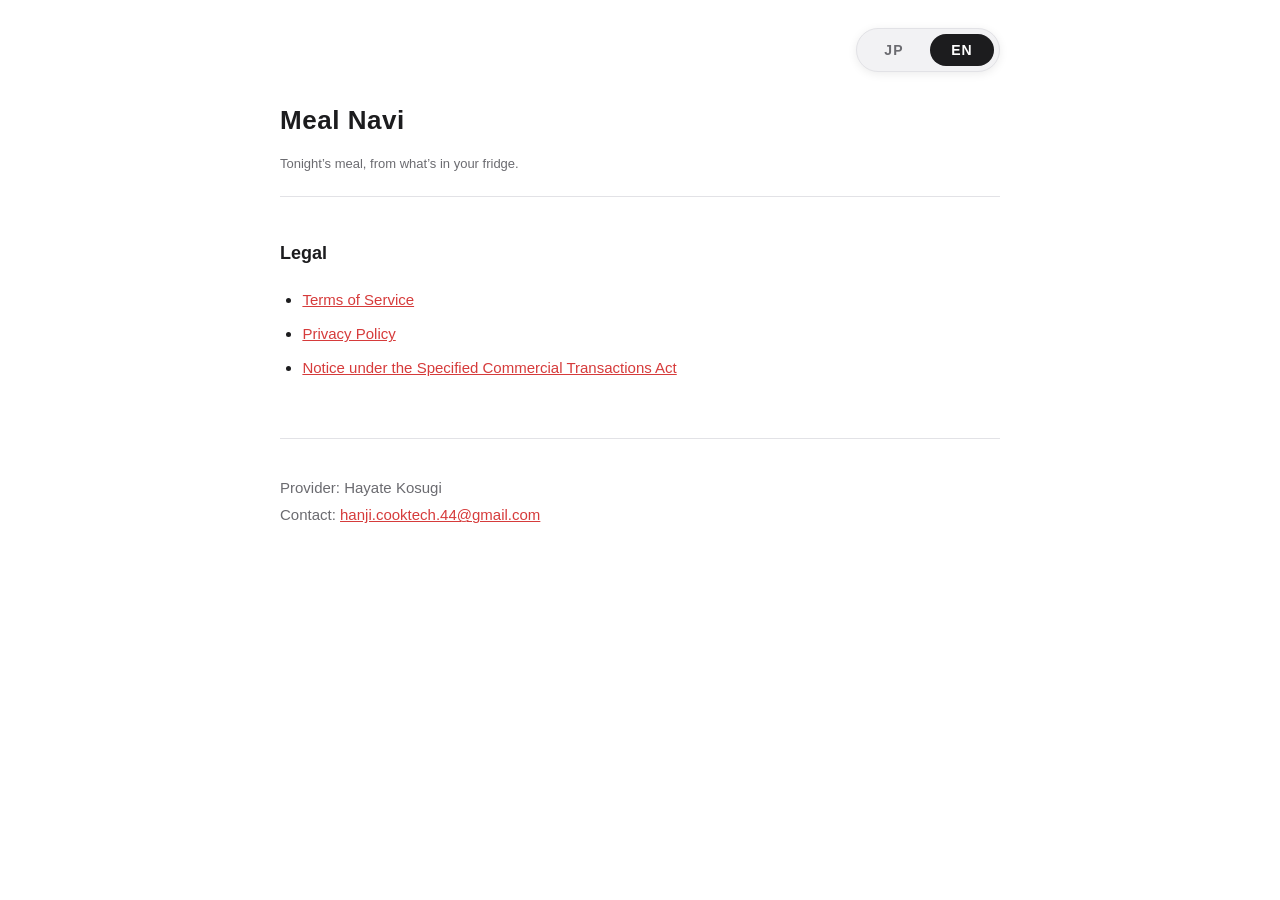
<file: index.html>
<!DOCTYPE html>
<html lang="ja">
<head>
<meta charset="utf-8">
<meta name="viewport" content="width=device-width, initial-scale=1">
<title>めしなび</title>
<link rel="stylesheet" href="style.css">
</head>
<body data-title-ja="めしなび" data-title-en="Meal Navi">
<main>

<div class="lang-switch">
  <div class="lang-toggle" role="group" aria-label="Language / 言語">
    <button type="button" data-lang="ja" aria-pressed="true">JP</button>
    <button type="button" data-lang="en" aria-pressed="false">EN</button>
  </div>
</div>

<!-- ===================== 日本語 ===================== -->
<div class="lang-block" data-lang="ja">
<header>
  <h1>めしなび</h1>
  <p class="meta">冷蔵庫の食材から、今日の献立を。</p>
</header>
<h2>規約類</h2>
<ul>
  <li><a href="terms.html">利用規約</a></li>
  <li><a href="privacy.html">プライバシーポリシー</a></li>
  <li><a href="tokushoho.html">特定商取引法に基づく表記</a></li>
</ul>
<footer>
  <p>提供者：Hayate Kosugi<br>
  お問い合わせ：<a href="mailto:hanji.cooktech.44@gmail.com">hanji.cooktech.44@gmail.com</a></p>
</footer>
</div>

<!-- ===================== English ===================== -->
<div class="lang-block" data-lang="en">
<header>
  <h1>Meal Navi</h1>
  <p class="meta">Tonight&rsquo;s meal, from what&rsquo;s in your fridge.</p>
</header>
<h2>Legal</h2>
<ul>
  <li><a href="terms.html">Terms of Service</a></li>
  <li><a href="privacy.html">Privacy Policy</a></li>
  <li><a href="tokushoho.html">Notice under the Specified Commercial Transactions Act</a></li>
</ul>
<footer>
  <p>Provider: Hayate Kosugi<br>
  Contact: <a href="mailto:hanji.cooktech.44@gmail.com">hanji.cooktech.44@gmail.com</a></p>
</footer>
</div>

</main>
<script src="lang.js"></script>
</body>
</html>
</file>
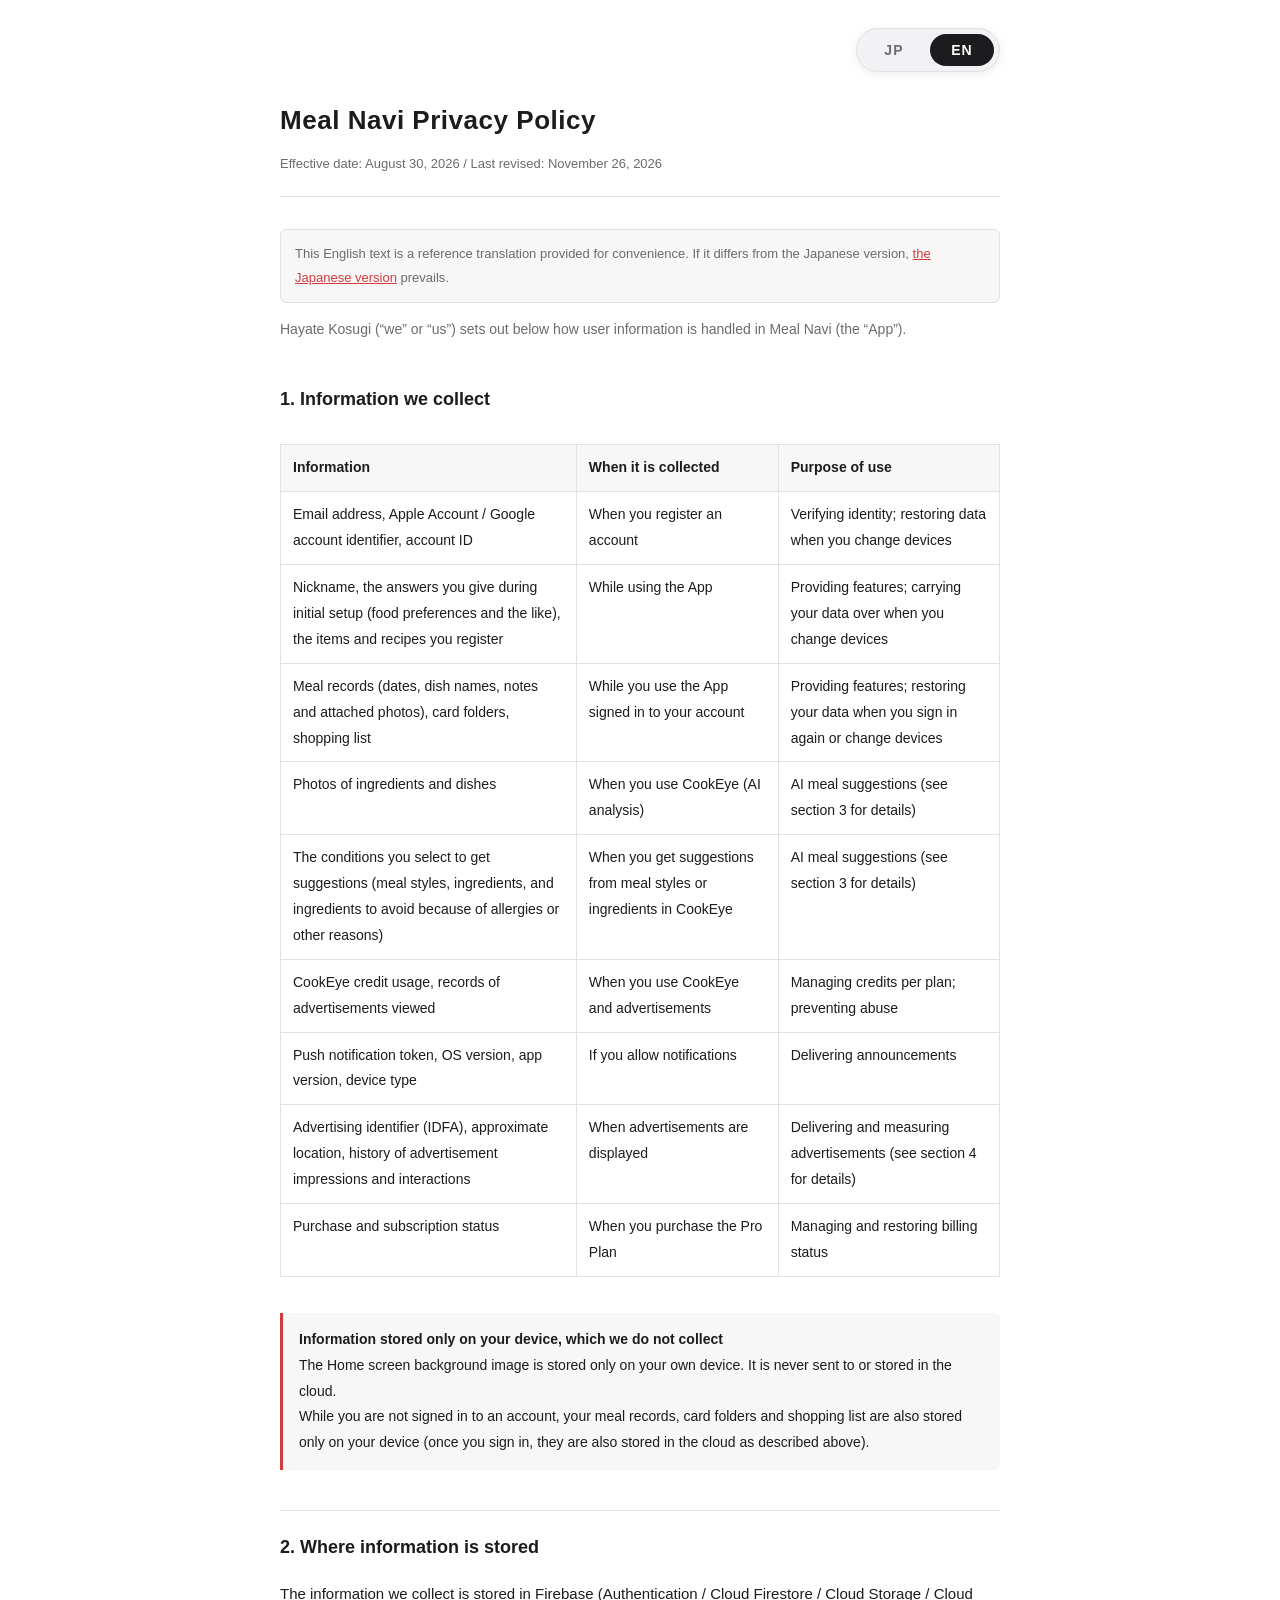
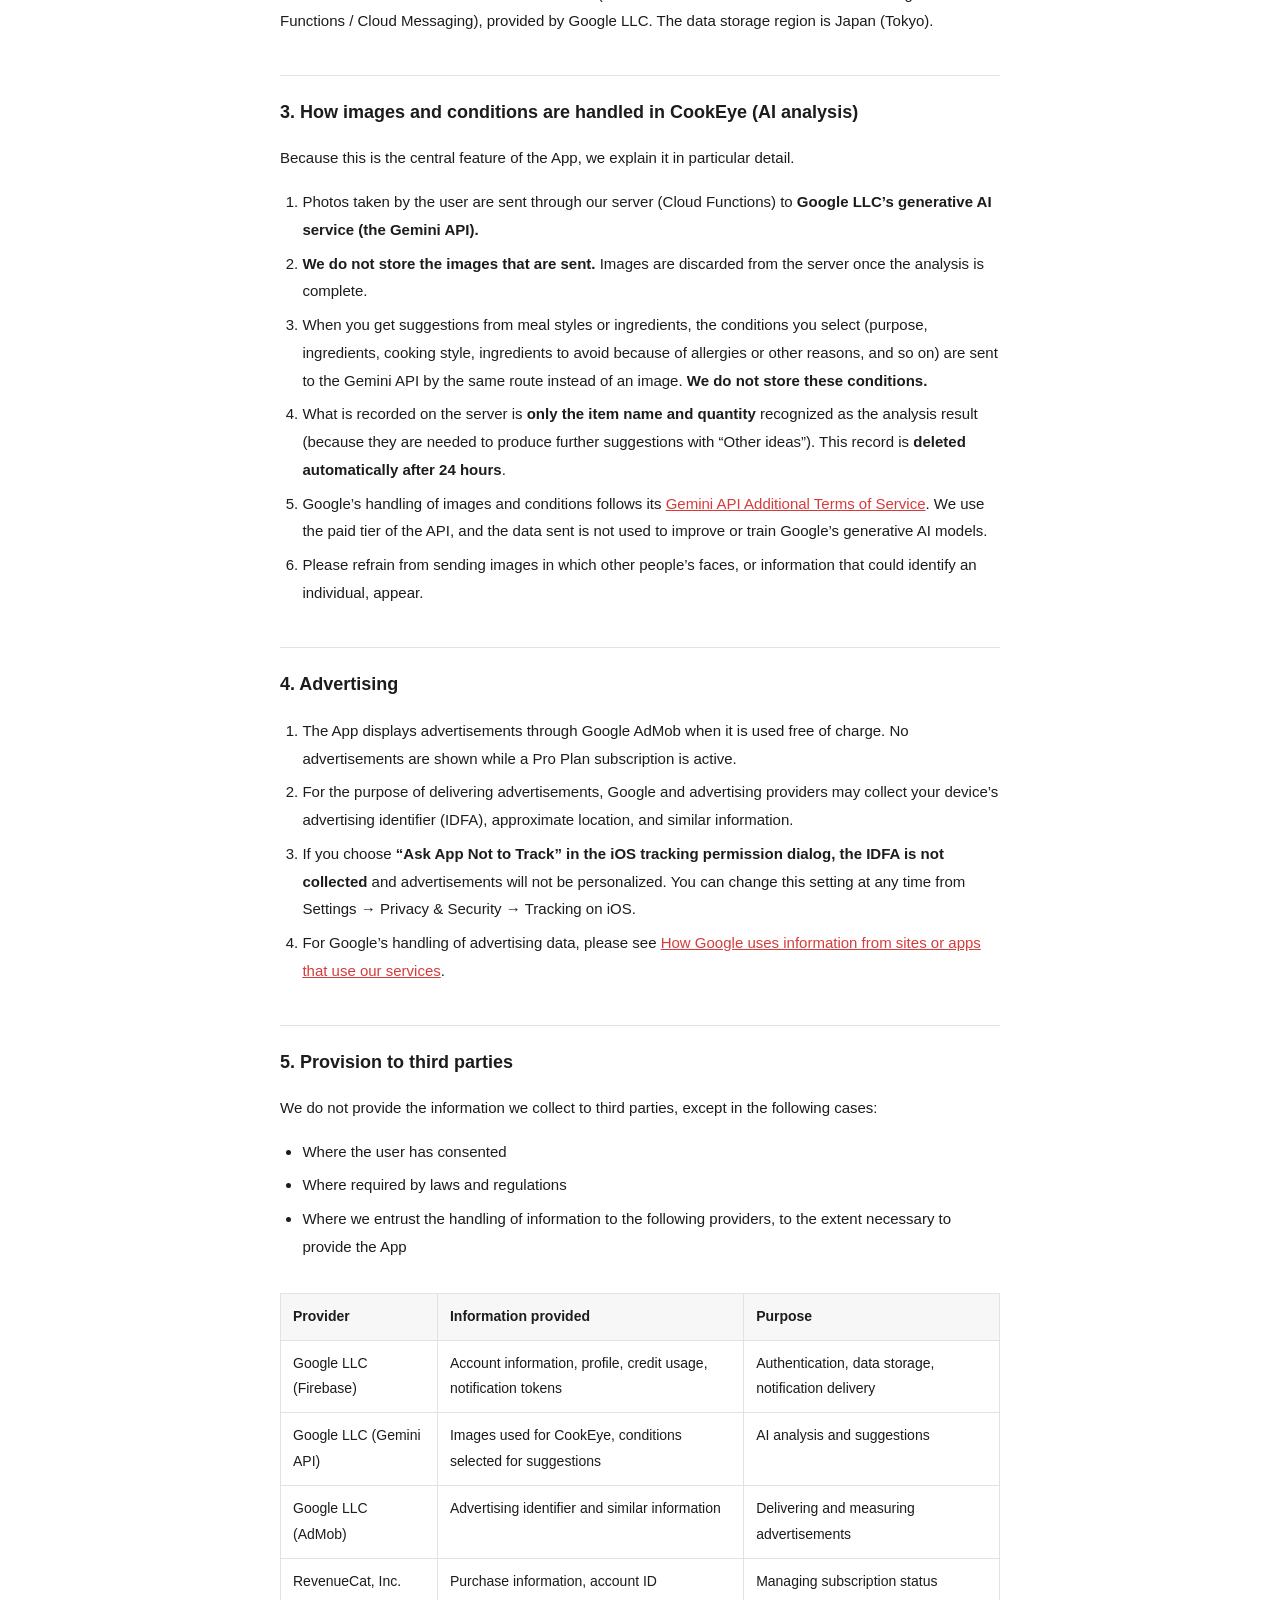
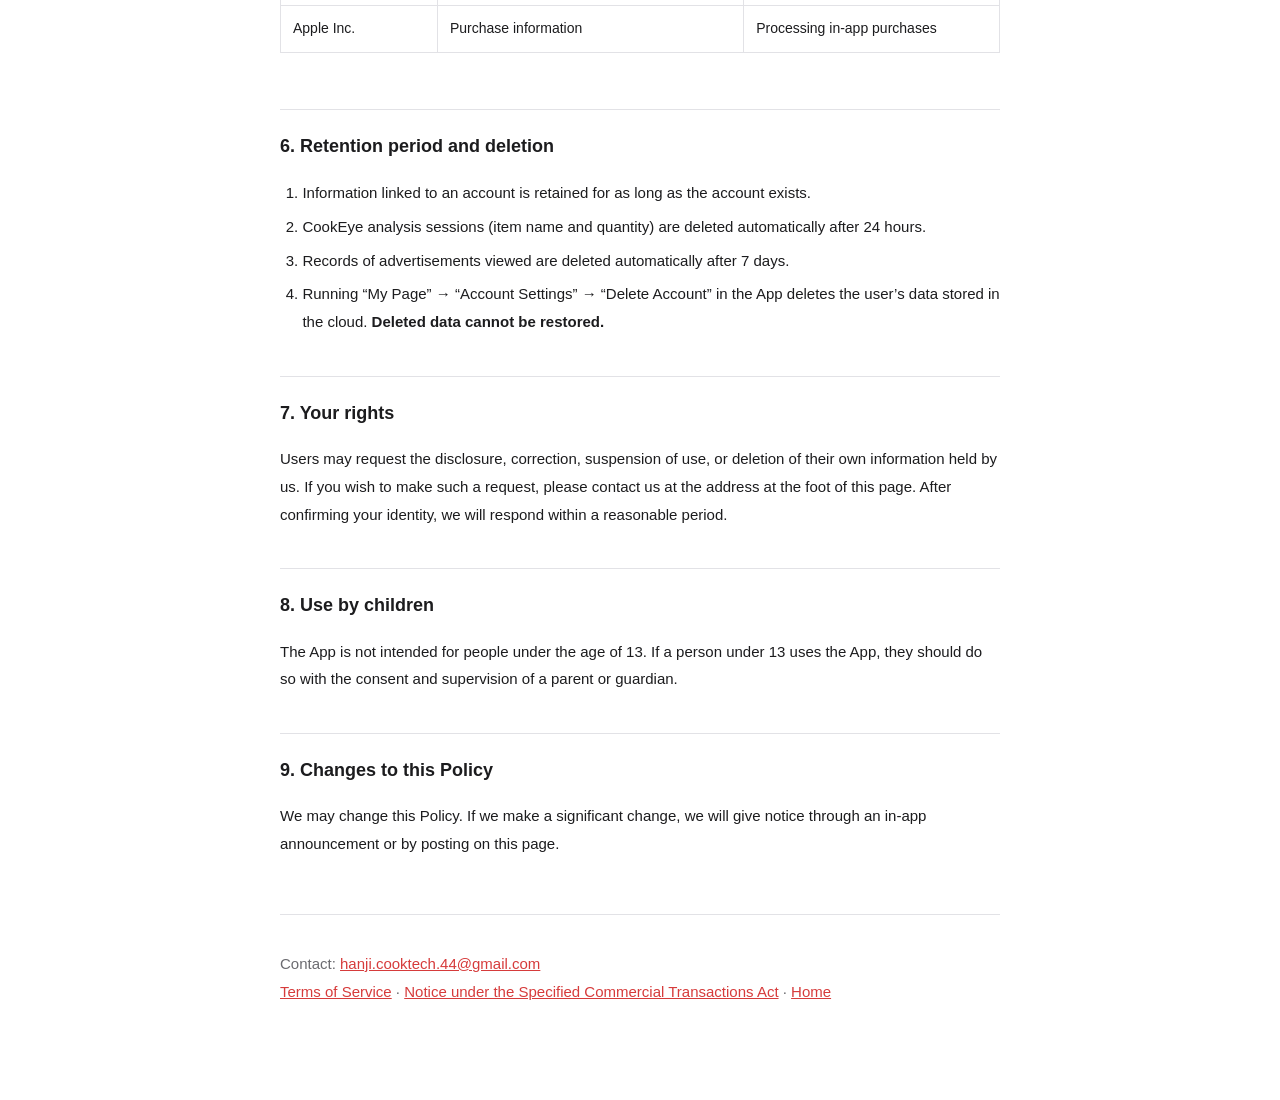
<file: privacy.html>
<!DOCTYPE html>
<html lang="ja">
<head>
<meta charset="utf-8">
<meta name="viewport" content="width=device-width, initial-scale=1">
<title>プライバシーポリシー | めしなび</title>
<link rel="stylesheet" href="style.css">
</head>
<body data-title-ja="プライバシーポリシー | めしなび" data-title-en="Privacy Policy | Meal Navi">
<main>

<div class="lang-switch">
  <div class="lang-toggle" role="group" aria-label="Language / 言語">
    <button type="button" data-lang="ja" aria-pressed="true">JP</button>
    <button type="button" data-lang="en" aria-pressed="false">EN</button>
  </div>
</div>

<!-- ===================== 日本語 ===================== -->
<div class="lang-block" data-lang="ja">

<header>
  <h1>めしなび プライバシーポリシー</h1>
  <p class="meta">制定日：2026年8月30日／改定日：2026年11月26日</p>
</header>

<p class="lead">Hayate Kosugi（以下「当方」）は、めしなび（以下「本アプリ」）における利用者の情報の取り扱いについて、以下のとおり定めます。</p>


<h2>1. 取得する情報</h2>
<div class="scroll">
<table>
  <tr><th>情報</th><th>取得のタイミング</th><th>利用目的</th></tr>
  <tr>
    <td>メールアドレス、Apple ID / Google アカウントの識別子、アカウント ID</td>
    <td>アカウント登録時</td>
    <td>本人確認、データの復元（機種変更時）</td>
  </tr>
  <tr>
    <td>ニックネーム、初期設定でご回答いただいた内容（食の好み等）、登録した品目・レシピ</td>
    <td>アプリ利用時</td>
    <td>機能の提供、機種変更時の引き継ぎ</td>
  </tr>
  <tr>
    <td>食事の記録（日付・料理名・メモ・添付した写真）、カードフォルダ、買い物リスト</td>
    <td>アカウントにログインしてアプリを利用している間</td>
    <td>機能の提供、再ログイン時・機種変更時の復元</td>
  </tr>
  <tr>
    <td>食材・料理の写真</td>
    <td>クックアイ（AI解析）の利用時</td>
    <td>AI による献立の提案（詳細は「3.」）</td>
  </tr>
  <tr>
    <td>提案を受けるために選んだ条件（食事スタイル、食材、アレルギーなどで避けたい食材）</td>
    <td>クックアイで食事スタイル・食材から提案を受けるとき</td>
    <td>AI による献立の提案（詳細は「3.」）</td>
  </tr>
  <tr>
    <td>クックアイのクレジットの使用状況、広告視聴の記録</td>
    <td>クックアイ・広告の利用時</td>
    <td>プランごとのクレジットの管理、不正利用の防止</td>
  </tr>
  <tr>
    <td>プッシュ通知トークン、OS バージョン、アプリバージョン、端末の種別</td>
    <td>通知を許可した場合</td>
    <td>お知らせの配信</td>
  </tr>
  <tr>
    <td>広告識別子（IDFA）、おおまかな位置情報、広告の表示・操作の履歴</td>
    <td>広告の表示時</td>
    <td>広告の配信・効果測定（詳細は「4.」）</td>
  </tr>
  <tr>
    <td>購入・サブスクリプションの状態</td>
    <td>プロプランの購入時</td>
    <td>課金状態の管理、復元</td>
  </tr>
</table>
</div>

<div class="note">
  <strong>端末内にのみ保存され、当方が取得しない情報</strong><br>
  ホーム画面の背景画像は、利用者の端末内にのみ保存されます。クラウドに送信・保存されることはありません。<br>
  アカウントにログインしていない間の食事の記録・カードフォルダ・買い物リストも、端末内にのみ保存されます（ログインすると、上記のとおりクラウドにも保存されます）。
</div>

<h2>2. 情報の保存場所</h2>
<p>取得した情報は、Google LLC が提供する Firebase（Authentication / Cloud Firestore / Cloud Storage / Cloud Functions / Cloud Messaging）に保存されます。データの保存リージョンは日本（東京）です。</p>

<h2>3. クックアイ（AI解析）における画像と条件の取り扱い</h2>
<p>本アプリの中心的な機能であるため、特に詳しく説明します。</p>
<ol>
  <li>利用者が撮影した画像は、当方のサーバー（Cloud Functions）を経由して、<strong>Google LLC の生成 AI サービス（Gemini API）に送信されます。</strong></li>
  <li><strong>当方は、送信された画像を保存しません。</strong>解析が終わった時点で画像はサーバーから破棄されます。</li>
  <li>食事スタイル・食材から提案を受ける場合は、画像の代わりに、利用者が選んだ条件（目的・食材・調理法、アレルギーなどで避けたい食材など）が同じ経路で Gemini API に送信されます。<strong>当方は、この条件を保存しません。</strong></li>
  <li>サーバーに記録されるのは、解析結果として認識された<strong>品目名と分量のみ</strong>です（「違う提案」を再度受け取るために必要なため）。この記録は<strong>24時間後に自動的に削除</strong>されます。</li>
  <li>Google における画像や条件の取り扱いは、同社の
    <a href="https://ai.google.dev/gemini-api/terms" target="_blank" rel="noopener">Gemini API 追加利用規約</a>に従います。当方は有料版の API を利用しており、送信されたデータが Google の生成 AI モデルの改善・学習に利用されることはありません。</li>
  <li>他人の顔や、個人を特定できる情報が写り込んだ画像の送信はお控えください。</li>
</ol>

<h2>4. 広告について</h2>
<ol>
  <li>本アプリは、無料でご利用の場合に Google AdMob による広告を表示します。プロプランをご契約中は広告を表示しません。</li>
  <li>広告配信のため、Google および広告配信事業者が、端末の広告識別子（IDFA）やおおまかな位置情報等を取得する場合があります。</li>
  <li>iOS の「トラッキングの許可」を求めるダイアログで<strong>「Appにトラッキングしないように要求」を選択された場合、IDFA は取得されず</strong>、広告はパーソナライズされないものになります。この設定は、iOS の「設定」→「プライバシーとセキュリティ」→「トラッキング」からいつでも変更できます。</li>
  <li>Google による広告データの取り扱いについては、
    <a href="https://policies.google.com/technologies/partner-sites" target="_blank" rel="noopener">Google のパートナーサイトにおけるデータ使用</a>をご確認ください。</li>
</ol>

<h2>5. 第三者への提供</h2>
<p>当方は、次の場合を除き、取得した情報を第三者に提供しません。</p>
<ul>
  <li>利用者の同意がある場合</li>
  <li>法令に基づく場合</li>
  <li>本アプリの提供に必要な範囲で、以下の事業者に取り扱いを委託する場合</li>
</ul>
<div class="scroll">
<table>
  <tr><th>事業者</th><th>提供する情報</th><th>目的</th></tr>
  <tr><td>Google LLC（Firebase）</td><td>アカウント情報、プロフィール、クレジットの使用状況、通知トークン</td><td>認証・データ保存・通知配信</td></tr>
  <tr><td>Google LLC（Gemini API）</td><td>クックアイに使用する画像、提案のために選んだ条件</td><td>AI による解析・提案</td></tr>
  <tr><td>Google LLC（AdMob）</td><td>広告識別子等</td><td>広告の配信・効果測定</td></tr>
  <tr><td>RevenueCat, Inc.</td><td>購入情報、アカウント ID</td><td>サブスクリプション状態の管理</td></tr>
  <tr><td>Apple Inc.</td><td>購入情報</td><td>App 内課金の処理</td></tr>
</table>
</div>

<h2>6. 保存期間と削除</h2>
<ol>
  <li>アカウントに紐づく情報は、アカウントが存在する間、保存されます。</li>
  <li>クックアイの解析セッション（品目名・分量）は 24 時間後に自動削除されます。</li>
  <li>広告視聴の記録は 7 日後に自動削除されます。</li>
  <li>アプリ内の「マイページ」→「アカウント設定」→「アカウント削除」を実行すると、クラウドに保存された利用者のデータは削除されます。<strong>削除したデータは復元できません。</strong></li>
</ol>

<h2>7. 利用者の権利</h2>
<p>利用者は、当方が保有する自身の情報について、開示・訂正・利用停止・削除を求めることができます。ご希望の場合は末尾の連絡先までご連絡ください。ご本人であることを確認のうえ、合理的な期間内に対応します。</p>

<h2>8. お子様の利用について</h2>
<p>本アプリは 13 歳未満の方を対象としていません。13 歳未満の方が本アプリを利用される場合は、保護者の方の同意と管理のもとでご利用ください。</p>

<h2>9. 本ポリシーの変更</h2>
<p>当方は本ポリシーを変更することがあります。重要な変更を行う場合は、アプリ内のお知らせまたは本ページへの掲載により周知します。</p>

<footer>
  <p>お問い合わせ：<a href="mailto:hanji.cooktech.44@gmail.com">hanji.cooktech.44@gmail.com</a><br>
  <a href="terms.html">利用規約</a> ・ <a href="tokushoho.html">特定商取引法に基づく表記</a> ・ <a href="index.html">トップ</a></p>
</footer>

</div>

<!-- ===================== English ===================== -->
<div class="lang-block" data-lang="en">

<header>
  <h1>Meal Navi Privacy Policy</h1>
  <p class="meta">Effective date: August 30, 2026 / Last revised: November 26, 2026</p>
</header>

<p class="translation-note">This English text is a reference translation provided for convenience. If it differs from the Japanese version, <a href="privacy.html?lang=ja">the Japanese version</a> prevails.</p>

<p class="lead">Hayate Kosugi (&ldquo;we&rdquo; or &ldquo;us&rdquo;) sets out below how user information is handled in Meal Navi (the &ldquo;App&rdquo;).</p>


<h2>1. Information we collect</h2>
<div class="scroll">
<table>
  <tr><th>Information</th><th>When it is collected</th><th>Purpose of use</th></tr>
  <tr>
    <td>Email address, Apple Account / Google account identifier, account ID</td>
    <td>When you register an account</td>
    <td>Verifying identity; restoring data when you change devices</td>
  </tr>
  <tr>
    <td>Nickname, the answers you give during initial setup (food preferences and the like), the items and recipes you register</td>
    <td>While using the App</td>
    <td>Providing features; carrying your data over when you change devices</td>
  </tr>
  <tr>
    <td>Meal records (dates, dish names, notes and attached photos), card folders, shopping list</td>
    <td>While you use the App signed in to your account</td>
    <td>Providing features; restoring your data when you sign in again or change devices</td>
  </tr>
  <tr>
    <td>Photos of ingredients and dishes</td>
    <td>When you use CookEye (AI analysis)</td>
    <td>AI meal suggestions (see section 3 for details)</td>
  </tr>
  <tr>
    <td>The conditions you select to get suggestions (meal styles, ingredients, and ingredients to avoid because of allergies or other reasons)</td>
    <td>When you get suggestions from meal styles or ingredients in CookEye</td>
    <td>AI meal suggestions (see section 3 for details)</td>
  </tr>
  <tr>
    <td>CookEye credit usage, records of advertisements viewed</td>
    <td>When you use CookEye and advertisements</td>
    <td>Managing credits per plan; preventing abuse</td>
  </tr>
  <tr>
    <td>Push notification token, OS version, app version, device type</td>
    <td>If you allow notifications</td>
    <td>Delivering announcements</td>
  </tr>
  <tr>
    <td>Advertising identifier (IDFA), approximate location, history of advertisement impressions and interactions</td>
    <td>When advertisements are displayed</td>
    <td>Delivering and measuring advertisements (see section 4 for details)</td>
  </tr>
  <tr>
    <td>Purchase and subscription status</td>
    <td>When you purchase the Pro Plan</td>
    <td>Managing and restoring billing status</td>
  </tr>
</table>
</div>

<div class="note">
  <strong>Information stored only on your device, which we do not collect</strong><br>
  The Home screen background image is stored only on your own device. It is never sent to or stored in the cloud.<br>
  While you are not signed in to an account, your meal records, card folders and shopping list are also stored only on your device (once you sign in, they are also stored in the cloud as described above).
</div>

<h2>2. Where information is stored</h2>
<p>The information we collect is stored in Firebase (Authentication / Cloud Firestore / Cloud Storage / Cloud Functions / Cloud Messaging), provided by Google LLC. The data storage region is Japan (Tokyo).</p>

<h2>3. How images and conditions are handled in CookEye (AI analysis)</h2>
<p>Because this is the central feature of the App, we explain it in particular detail.</p>
<ol>
  <li>Photos taken by the user are sent through our server (Cloud Functions) to <strong>Google LLC&rsquo;s generative AI service (the Gemini API).</strong></li>
  <li><strong>We do not store the images that are sent.</strong> Images are discarded from the server once the analysis is complete.</li>
  <li>When you get suggestions from meal styles or ingredients, the conditions you select (purpose, ingredients, cooking style, ingredients to avoid because of allergies or other reasons, and so on) are sent to the Gemini API by the same route instead of an image. <strong>We do not store these conditions.</strong></li>
  <li>What is recorded on the server is <strong>only the item name and quantity</strong> recognized as the analysis result (because they are needed to produce further suggestions with &ldquo;Other ideas&rdquo;). This record is <strong>deleted automatically after 24 hours</strong>.</li>
  <li>Google&rsquo;s handling of images and conditions follows its
    <a href="https://ai.google.dev/gemini-api/terms" target="_blank" rel="noopener">Gemini API Additional Terms of Service</a>. We use the paid tier of the API, and the data sent is not used to improve or train Google&rsquo;s generative AI models.</li>
  <li>Please refrain from sending images in which other people&rsquo;s faces, or information that could identify an individual, appear.</li>
</ol>

<h2>4. Advertising</h2>
<ol>
  <li>The App displays advertisements through Google AdMob when it is used free of charge. No advertisements are shown while a Pro Plan subscription is active.</li>
  <li>For the purpose of delivering advertisements, Google and advertising providers may collect your device&rsquo;s advertising identifier (IDFA), approximate location, and similar information.</li>
  <li>If you choose <strong>&ldquo;Ask App Not to Track&rdquo; in the iOS tracking permission dialog, the IDFA is not collected</strong> and advertisements will not be personalized. You can change this setting at any time from Settings &rarr; Privacy &amp; Security &rarr; Tracking on iOS.</li>
  <li>For Google&rsquo;s handling of advertising data, please see
    <a href="https://policies.google.com/technologies/partner-sites" target="_blank" rel="noopener">How Google uses information from sites or apps that use our services</a>.</li>
</ol>

<h2>5. Provision to third parties</h2>
<p>We do not provide the information we collect to third parties, except in the following cases:</p>
<ul>
  <li>Where the user has consented</li>
  <li>Where required by laws and regulations</li>
  <li>Where we entrust the handling of information to the following providers, to the extent necessary to provide the App</li>
</ul>
<div class="scroll">
<table>
  <tr><th>Provider</th><th>Information provided</th><th>Purpose</th></tr>
  <tr><td>Google LLC (Firebase)</td><td>Account information, profile, credit usage, notification tokens</td><td>Authentication, data storage, notification delivery</td></tr>
  <tr><td>Google LLC (Gemini API)</td><td>Images used for CookEye, conditions selected for suggestions</td><td>AI analysis and suggestions</td></tr>
  <tr><td>Google LLC (AdMob)</td><td>Advertising identifier and similar information</td><td>Delivering and measuring advertisements</td></tr>
  <tr><td>RevenueCat, Inc.</td><td>Purchase information, account ID</td><td>Managing subscription status</td></tr>
  <tr><td>Apple Inc.</td><td>Purchase information</td><td>Processing in-app purchases</td></tr>
</table>
</div>

<h2>6. Retention period and deletion</h2>
<ol>
  <li>Information linked to an account is retained for as long as the account exists.</li>
  <li>CookEye analysis sessions (item name and quantity) are deleted automatically after 24 hours.</li>
  <li>Records of advertisements viewed are deleted automatically after 7 days.</li>
  <li>Running &ldquo;My Page&rdquo; &rarr; &ldquo;Account Settings&rdquo; &rarr; &ldquo;Delete Account&rdquo; in the App deletes the user&rsquo;s data stored in the cloud. <strong>Deleted data cannot be restored.</strong></li>
</ol>

<h2>7. Your rights</h2>
<p>Users may request the disclosure, correction, suspension of use, or deletion of their own information held by us. If you wish to make such a request, please contact us at the address at the foot of this page. After confirming your identity, we will respond within a reasonable period.</p>

<h2>8. Use by children</h2>
<p>The App is not intended for people under the age of 13. If a person under 13 uses the App, they should do so with the consent and supervision of a parent or guardian.</p>

<h2>9. Changes to this Policy</h2>
<p>We may change this Policy. If we make a significant change, we will give notice through an in-app announcement or by posting on this page.</p>

<footer>
  <p>Contact: <a href="mailto:hanji.cooktech.44@gmail.com">hanji.cooktech.44@gmail.com</a><br>
  <a href="terms.html">Terms of Service</a> &middot; <a href="tokushoho.html">Notice under the Specified Commercial Transactions Act</a> &middot; <a href="index.html">Home</a></p>
</footer>

</div>

</main>
<script src="lang.js"></script>
</body>
</html>
</file>
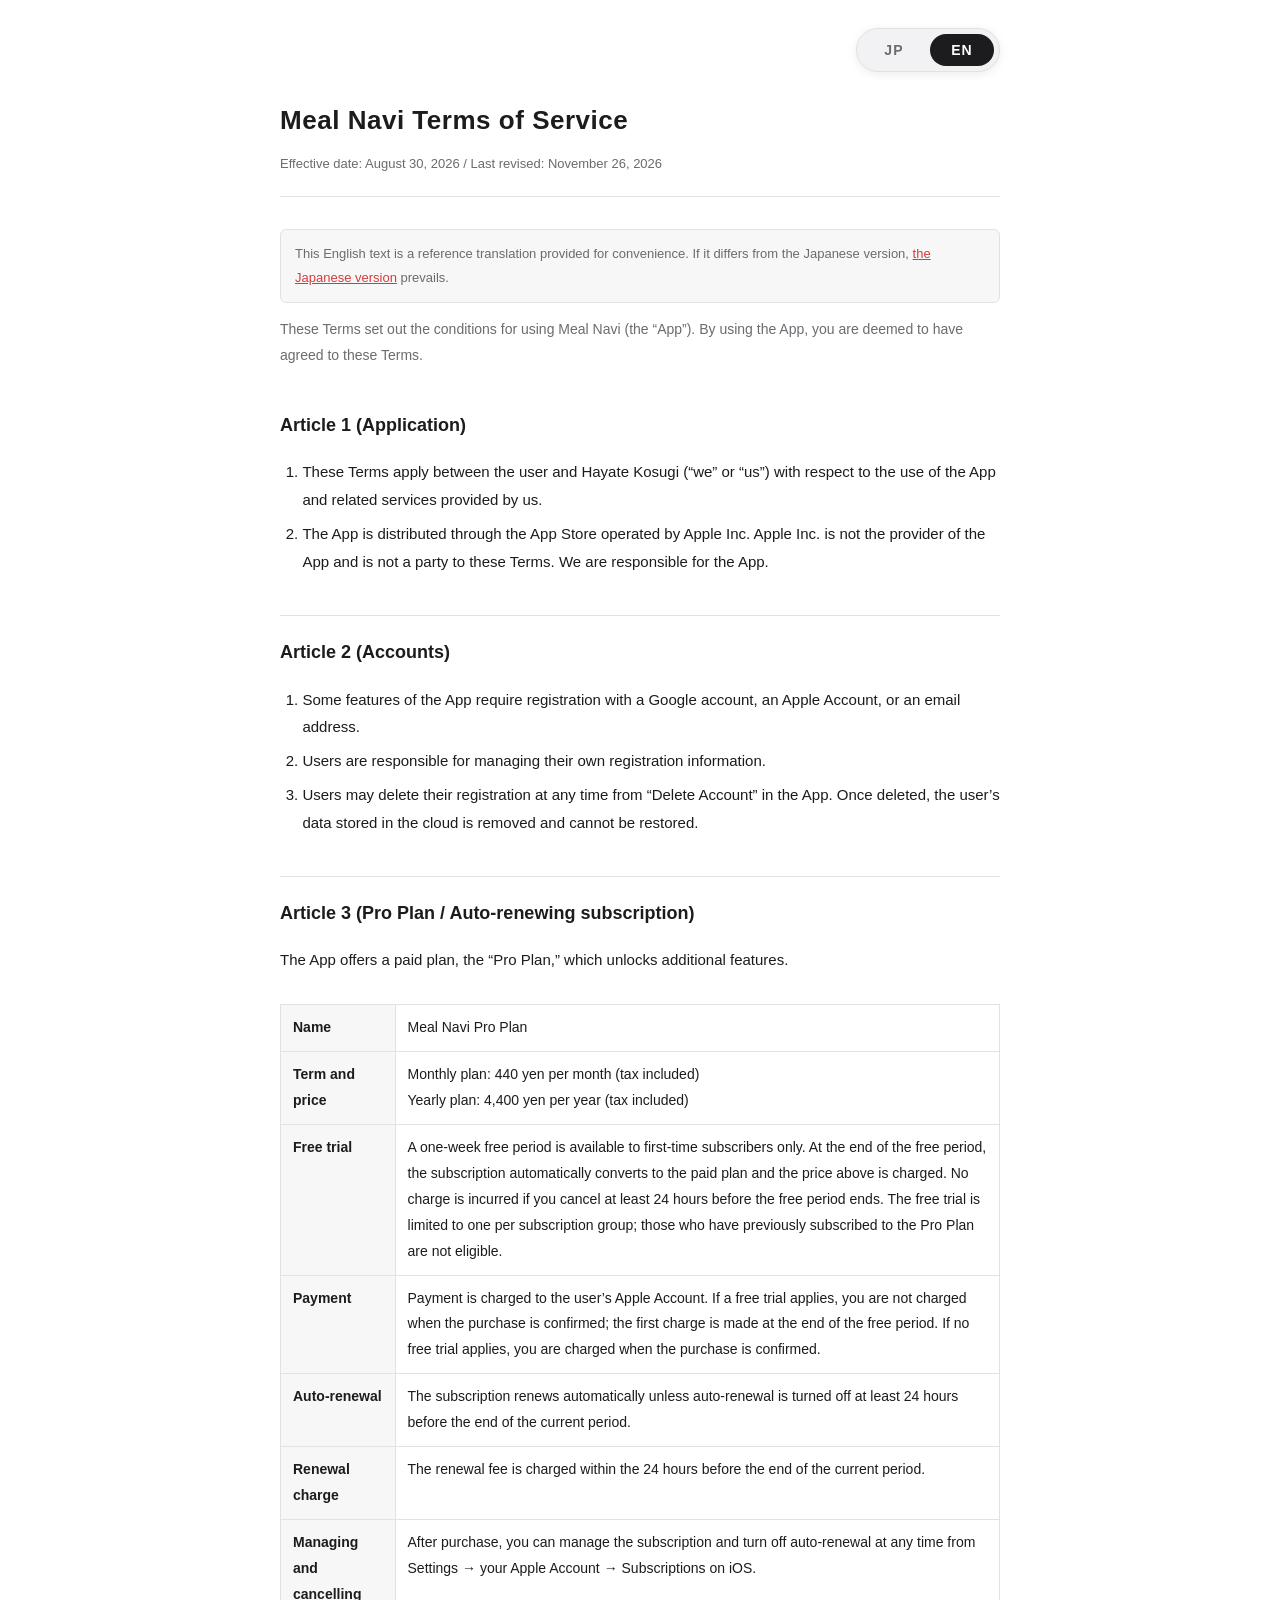
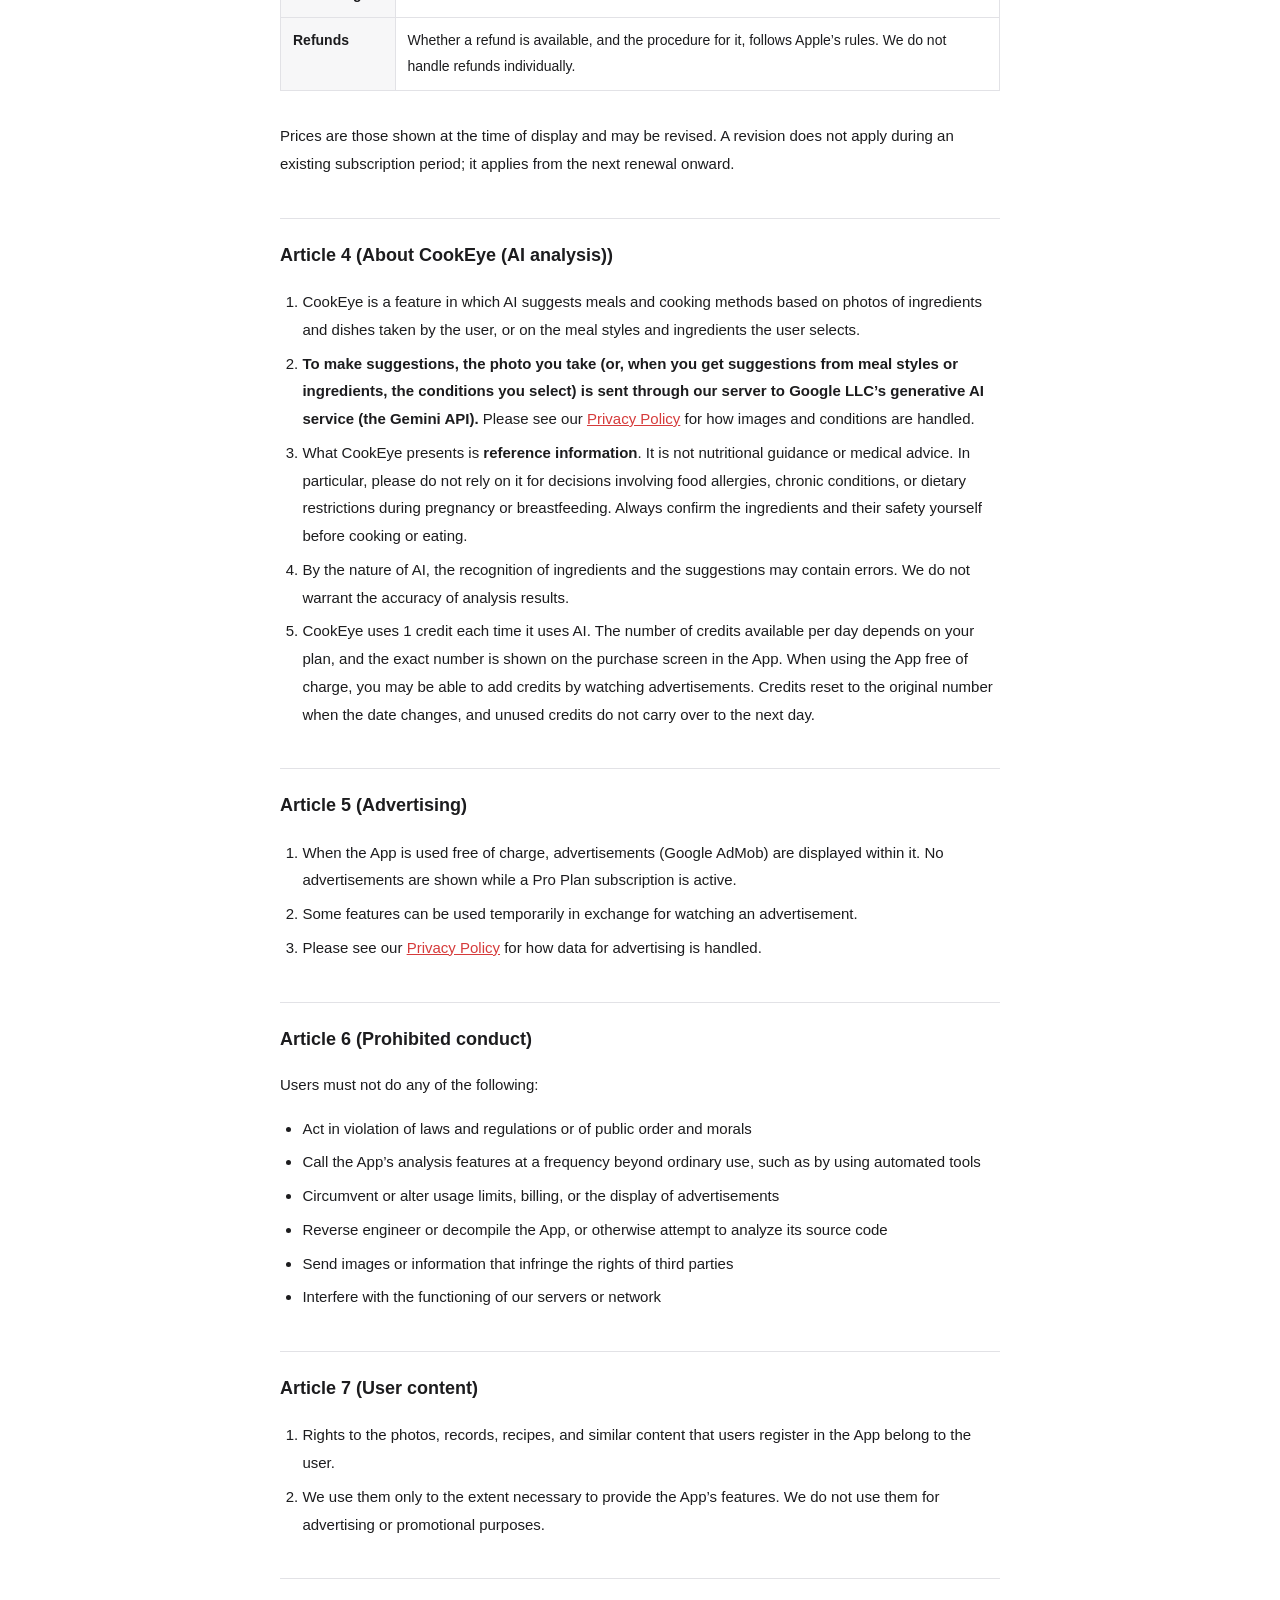
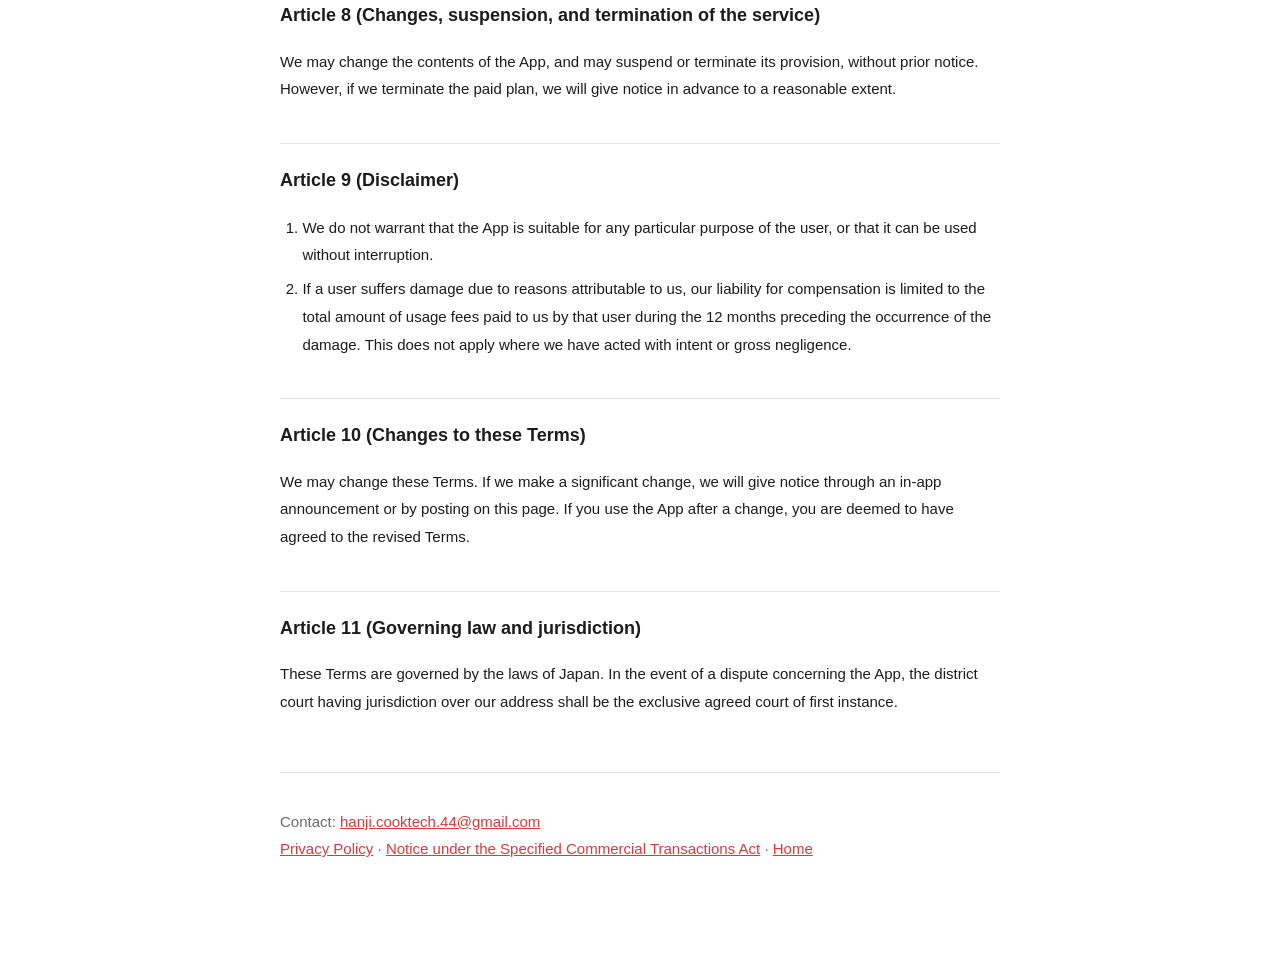
<file: terms.html>
<!DOCTYPE html>
<html lang="ja">
<head>
<meta charset="utf-8">
<meta name="viewport" content="width=device-width, initial-scale=1">
<title>利用規約 | めしなび</title>
<link rel="stylesheet" href="style.css">
</head>
<body data-title-ja="利用規約 | めしなび" data-title-en="Terms of Service | Meal Navi">
<main>

<div class="lang-switch">
  <div class="lang-toggle" role="group" aria-label="Language / 言語">
    <button type="button" data-lang="ja" aria-pressed="true">JP</button>
    <button type="button" data-lang="en" aria-pressed="false">EN</button>
  </div>
</div>

<!-- ===================== 日本語 ===================== -->
<div class="lang-block" data-lang="ja">

<header>
  <h1>めしなび 利用規約</h1>
  <p class="meta">制定日：2026年8月30日／改定日：2026年11月26日</p>
</header>

<p class="lead">本規約は、めしなび（以下「本アプリ」）の利用条件を定めるものです。本アプリをご利用いただくことで、本規約に同意したものとみなします。</p>


<h2>第1条（適用）</h2>
<ol>
  <li>本規約は、Hayate Kosugi（以下「当方」）が提供する本アプリおよび関連サービスの利用に関し、利用者と当方との間に適用されます。</li>
  <li>本アプリは Apple Inc. の App Store を通じて配信されますが、Apple Inc. は本アプリの提供者ではなく、本規約の当事者でもありません。本アプリに関する責任は当方が負います。</li>
</ol>

<h2>第2条（アカウント）</h2>
<ol>
  <li>本アプリの一部機能は、Google アカウント、Apple ID、またはメールアドレスによる登録を必要とします。</li>
  <li>利用者は、登録情報を自己の責任で管理するものとします。</li>
  <li>利用者はいつでもアプリ内の「アカウント削除」から登録を抹消できます。削除すると、クラウドに保存された利用者のデータは削除され、復元できません。</li>
</ol>

<h2>第3条（プロプラン／自動更新サブスクリプション）</h2>
<p>本アプリは、追加機能を利用できる有料プラン「プロプラン」を提供します。</p>
<div class="scroll">
<table>
  <tr><th>名称</th><td>めしなび プロプラン</td></tr>
  <tr><th>期間と価格</th><td>月額プラン：1か月 440円（税込）<br>年額プラン：1年 4,400円（税込）</td></tr>
  <tr><th>無料トライアル</th><td>初回に限り1週間の無料期間をご利用いただけます。無料期間の終了時に自動的に有料プランへ移行し、上記の料金が課金されます。無料期間の終了24時間前までに解約された場合、料金は発生しません。無料トライアルはサブスクリプショングループにつき1回のみで、過去にプロプランをご利用になった方は対象外です。</td></tr>
  <tr><th>お支払い</th><td>利用者の Apple ID アカウントに課金されます。無料トライアルが適用される場合は購入確定時には課金されず、無料期間の終了時に最初の課金が行われます。適用されない場合は購入確定時に課金されます。</td></tr>
  <tr><th>自動更新</th><td>現在の期間の終了24時間前までに自動更新をオフにしない限り、サブスクリプションは自動的に更新されます。</td></tr>
  <tr><th>更新の課金</th><td>更新料は、現在の期間の終了前24時間以内に課金されます。</td></tr>
  <tr><th>管理・解約</th><td>購入後、iOS の「設定」→ Apple ID →「サブスクリプション」からいつでも管理・自動更新の停止ができます。</td></tr>
  <tr><th>返金</th><td>返金の可否および手続きは Apple の定めに従います。当方は個別の返金対応を行いません。</td></tr>
</table>
</div>
<p>価格は表示時点のものであり、改定する場合があります。改定は既存の契約期間中には適用されず、次回更新分から適用されます。</p>

<h2>第4条（クックアイ（AI解析）について）</h2>
<ol>
  <li>クックアイは、利用者が撮影した食材・料理の画像や、利用者が選んだ食事スタイル・食材をもとに、AI が献立や調理方法を提案する機能です。</li>
  <li><strong>提案にあたり、撮影された画像（食事スタイル・食材から提案を受ける場合は、選んだ条件）は当方のサーバーを経由して Google LLC の生成 AI サービス（Gemini API）に送信されます。</strong>画像や条件の取り扱いについては<a href="privacy.html">プライバシーポリシー</a>をご確認ください。</li>
  <li>クックアイが提示する内容は<strong>参考情報</strong>であり、栄養指導・医学的助言ではありません。とりわけ食物アレルギー、持病、妊娠中・授乳中の食事制限に関わる判断には利用しないでください。実際に調理・摂取される際は、必ず利用者ご自身で原材料と安全性をご確認ください。</li>
  <li>AI の性質上、食材の認識や提案に誤りが含まれる場合があります。当方は解析結果の正確性を保証しません。</li>
  <li>クックアイは、AI を使うたびに1クレジットを使います。1日に使えるクレジットの数はプランによって異なり、具体的な数は本アプリ内の購入画面に表示します。無料でご利用の場合は、広告を視聴してクレジットを追加できることがあります。日付が変わると元の数に戻り、余ったクレジットは翌日に持ち越せません。</li>
</ol>

<h2>第5条（広告）</h2>
<ol>
  <li>無料でご利用の場合、本アプリ内に広告（Google AdMob）が表示されます。プロプランをご契約中は広告を表示しません。</li>
  <li>一部の機能は、広告の視聴と引き換えに一時的に利用できます。</li>
  <li>広告配信のためのデータの取り扱いについては<a href="privacy.html">プライバシーポリシー</a>をご確認ください。</li>
</ol>

<h2>第6条（禁止事項）</h2>
<p>利用者は、次の行為をしてはなりません。</p>
<ul>
  <li>法令または公序良俗に違反する行為</li>
  <li>本アプリの解析機能を、自動化ツール等により通常の利用を超える頻度で呼び出す行為</li>
  <li>利用回数の制限、課金、広告表示を回避・改変する行為</li>
  <li>本アプリのリバースエンジニアリング、逆コンパイル、その他ソースコードの解析を試みる行為</li>
  <li>第三者の権利を侵害する画像・情報を送信する行為</li>
  <li>当方のサーバーまたはネットワークの機能を妨害する行為</li>
</ul>

<h2>第7条（利用者のコンテンツ）</h2>
<ol>
  <li>利用者が本アプリに登録した写真・記録・レシピ等の権利は、利用者に帰属します。</li>
  <li>当方は、本アプリの機能提供に必要な範囲に限り、これらを利用します。当方が広告・宣伝の目的で利用することはありません。</li>
</ol>

<h2>第8条（サービスの変更・中断・終了）</h2>
<p>当方は、事前の通知なく本アプリの内容を変更し、また提供を中断・終了することがあります。ただし、有料プランの提供を終了する場合は、合理的な範囲で事前に告知します。</p>

<h2>第9条（免責）</h2>
<ol>
  <li>当方は、本アプリが利用者の特定の目的に適合すること、および中断なく利用できることを保証しません。</li>
  <li>当方の責めに帰すべき事由により利用者に損害が生じた場合、当方の賠償責任は、当該損害が発生した時点から遡って12か月間に利用者が当方に支払った利用料金の総額を上限とします。ただし、当方に故意または重過失がある場合はこの限りではありません。</li>
</ol>

<h2>第10条（本規約の変更）</h2>
<p>当方は本規約を変更することがあります。重要な変更を行う場合は、アプリ内のお知らせまたは本ページへの掲載により周知します。変更後に本アプリをご利用いただいた場合、変更後の規約に同意したものとみなします。</p>

<h2>第11条（準拠法・管轄）</h2>
<p>本規約は日本法に準拠します。本アプリに関して紛争が生じた場合、当方の住所地を管轄する地方裁判所を第一審の専属的合意管轄裁判所とします。</p>

<footer>
  <p>お問い合わせ：<a href="mailto:hanji.cooktech.44@gmail.com">hanji.cooktech.44@gmail.com</a><br>
  <a href="privacy.html">プライバシーポリシー</a> ・ <a href="tokushoho.html">特定商取引法に基づく表記</a> ・ <a href="index.html">トップ</a></p>
</footer>

</div>

<!-- ===================== English ===================== -->
<div class="lang-block" data-lang="en">

<header>
  <h1>Meal Navi Terms of Service</h1>
  <p class="meta">Effective date: August 30, 2026 / Last revised: November 26, 2026</p>
</header>

<p class="translation-note">This English text is a reference translation provided for convenience. If it differs from the Japanese version, <a href="terms.html?lang=ja">the Japanese version</a> prevails.</p>

<p class="lead">These Terms set out the conditions for using Meal Navi (the &ldquo;App&rdquo;). By using the App, you are deemed to have agreed to these Terms.</p>


<h2>Article 1 (Application)</h2>
<ol>
  <li>These Terms apply between the user and Hayate Kosugi (&ldquo;we&rdquo; or &ldquo;us&rdquo;) with respect to the use of the App and related services provided by us.</li>
  <li>The App is distributed through the App Store operated by Apple Inc. Apple Inc. is not the provider of the App and is not a party to these Terms. We are responsible for the App.</li>
</ol>

<h2>Article 2 (Accounts)</h2>
<ol>
  <li>Some features of the App require registration with a Google account, an Apple Account, or an email address.</li>
  <li>Users are responsible for managing their own registration information.</li>
  <li>Users may delete their registration at any time from &ldquo;Delete Account&rdquo; in the App. Once deleted, the user&rsquo;s data stored in the cloud is removed and cannot be restored.</li>
</ol>

<h2>Article 3 (Pro Plan / Auto-renewing subscription)</h2>
<p>The App offers a paid plan, the &ldquo;Pro Plan,&rdquo; which unlocks additional features.</p>
<div class="scroll">
<table>
  <tr><th>Name</th><td>Meal Navi Pro Plan</td></tr>
  <tr><th>Term and price</th><td>Monthly plan: 440 yen per month (tax included)<br>Yearly plan: 4,400 yen per year (tax included)</td></tr>
  <tr><th>Free trial</th><td>A one-week free period is available to first-time subscribers only. At the end of the free period, the subscription automatically converts to the paid plan and the price above is charged. No charge is incurred if you cancel at least 24 hours before the free period ends. The free trial is limited to one per subscription group; those who have previously subscribed to the Pro Plan are not eligible.</td></tr>
  <tr><th>Payment</th><td>Payment is charged to the user&rsquo;s Apple Account. If a free trial applies, you are not charged when the purchase is confirmed; the first charge is made at the end of the free period. If no free trial applies, you are charged when the purchase is confirmed.</td></tr>
  <tr><th>Auto-renewal</th><td>The subscription renews automatically unless auto-renewal is turned off at least 24 hours before the end of the current period.</td></tr>
  <tr><th>Renewal charge</th><td>The renewal fee is charged within the 24 hours before the end of the current period.</td></tr>
  <tr><th>Managing and cancelling</th><td>After purchase, you can manage the subscription and turn off auto-renewal at any time from Settings &rarr; your Apple Account &rarr; Subscriptions on iOS.</td></tr>
  <tr><th>Refunds</th><td>Whether a refund is available, and the procedure for it, follows Apple&rsquo;s rules. We do not handle refunds individually.</td></tr>
</table>
</div>
<p>Prices are those shown at the time of display and may be revised. A revision does not apply during an existing subscription period; it applies from the next renewal onward.</p>

<h2>Article 4 (About CookEye (AI analysis))</h2>
<ol>
  <li>CookEye is a feature in which AI suggests meals and cooking methods based on photos of ingredients and dishes taken by the user, or on the meal styles and ingredients the user selects.</li>
  <li><strong>To make suggestions, the photo you take (or, when you get suggestions from meal styles or ingredients, the conditions you select) is sent through our server to Google LLC&rsquo;s generative AI service (the Gemini API).</strong> Please see our <a href="privacy.html">Privacy Policy</a> for how images and conditions are handled.</li>
  <li>What CookEye presents is <strong>reference information</strong>. It is not nutritional guidance or medical advice. In particular, please do not rely on it for decisions involving food allergies, chronic conditions, or dietary restrictions during pregnancy or breastfeeding. Always confirm the ingredients and their safety yourself before cooking or eating.</li>
  <li>By the nature of AI, the recognition of ingredients and the suggestions may contain errors. We do not warrant the accuracy of analysis results.</li>
  <li>CookEye uses 1 credit each time it uses AI. The number of credits available per day depends on your plan, and the exact number is shown on the purchase screen in the App. When using the App free of charge, you may be able to add credits by watching advertisements. Credits reset to the original number when the date changes, and unused credits do not carry over to the next day.</li>
</ol>

<h2>Article 5 (Advertising)</h2>
<ol>
  <li>When the App is used free of charge, advertisements (Google AdMob) are displayed within it. No advertisements are shown while a Pro Plan subscription is active.</li>
  <li>Some features can be used temporarily in exchange for watching an advertisement.</li>
  <li>Please see our <a href="privacy.html">Privacy Policy</a> for how data for advertising is handled.</li>
</ol>

<h2>Article 6 (Prohibited conduct)</h2>
<p>Users must not do any of the following:</p>
<ul>
  <li>Act in violation of laws and regulations or of public order and morals</li>
  <li>Call the App&rsquo;s analysis features at a frequency beyond ordinary use, such as by using automated tools</li>
  <li>Circumvent or alter usage limits, billing, or the display of advertisements</li>
  <li>Reverse engineer or decompile the App, or otherwise attempt to analyze its source code</li>
  <li>Send images or information that infringe the rights of third parties</li>
  <li>Interfere with the functioning of our servers or network</li>
</ul>

<h2>Article 7 (User content)</h2>
<ol>
  <li>Rights to the photos, records, recipes, and similar content that users register in the App belong to the user.</li>
  <li>We use them only to the extent necessary to provide the App&rsquo;s features. We do not use them for advertising or promotional purposes.</li>
</ol>

<h2>Article 8 (Changes, suspension, and termination of the service)</h2>
<p>We may change the contents of the App, and may suspend or terminate its provision, without prior notice. However, if we terminate the paid plan, we will give notice in advance to a reasonable extent.</p>

<h2>Article 9 (Disclaimer)</h2>
<ol>
  <li>We do not warrant that the App is suitable for any particular purpose of the user, or that it can be used without interruption.</li>
  <li>If a user suffers damage due to reasons attributable to us, our liability for compensation is limited to the total amount of usage fees paid to us by that user during the 12 months preceding the occurrence of the damage. This does not apply where we have acted with intent or gross negligence.</li>
</ol>

<h2>Article 10 (Changes to these Terms)</h2>
<p>We may change these Terms. If we make a significant change, we will give notice through an in-app announcement or by posting on this page. If you use the App after a change, you are deemed to have agreed to the revised Terms.</p>

<h2>Article 11 (Governing law and jurisdiction)</h2>
<p>These Terms are governed by the laws of Japan. In the event of a dispute concerning the App, the district court having jurisdiction over our address shall be the exclusive agreed court of first instance.</p>

<footer>
  <p>Contact: <a href="mailto:hanji.cooktech.44@gmail.com">hanji.cooktech.44@gmail.com</a><br>
  <a href="privacy.html">Privacy Policy</a> &middot; <a href="tokushoho.html">Notice under the Specified Commercial Transactions Act</a> &middot; <a href="index.html">Home</a></p>
</footer>

</div>

</main>
<script src="lang.js"></script>
</body>
</html>
</file>
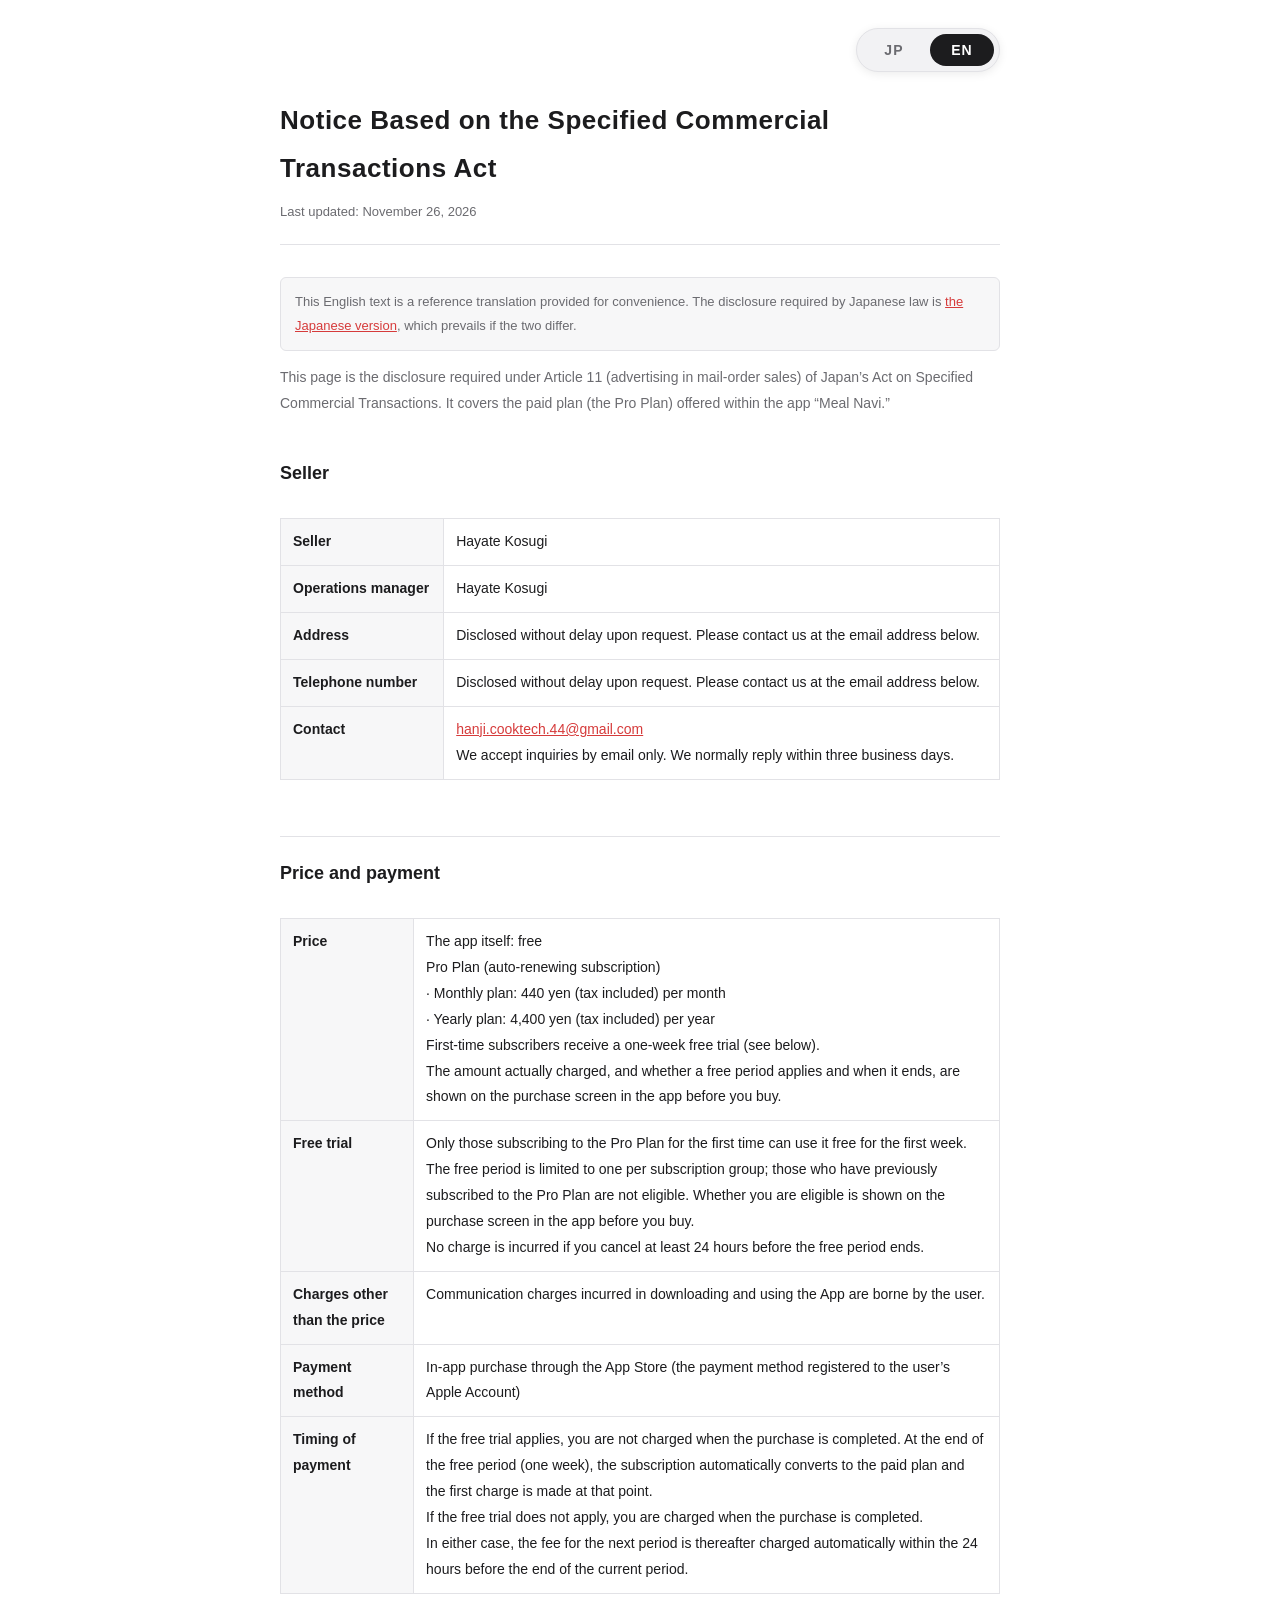
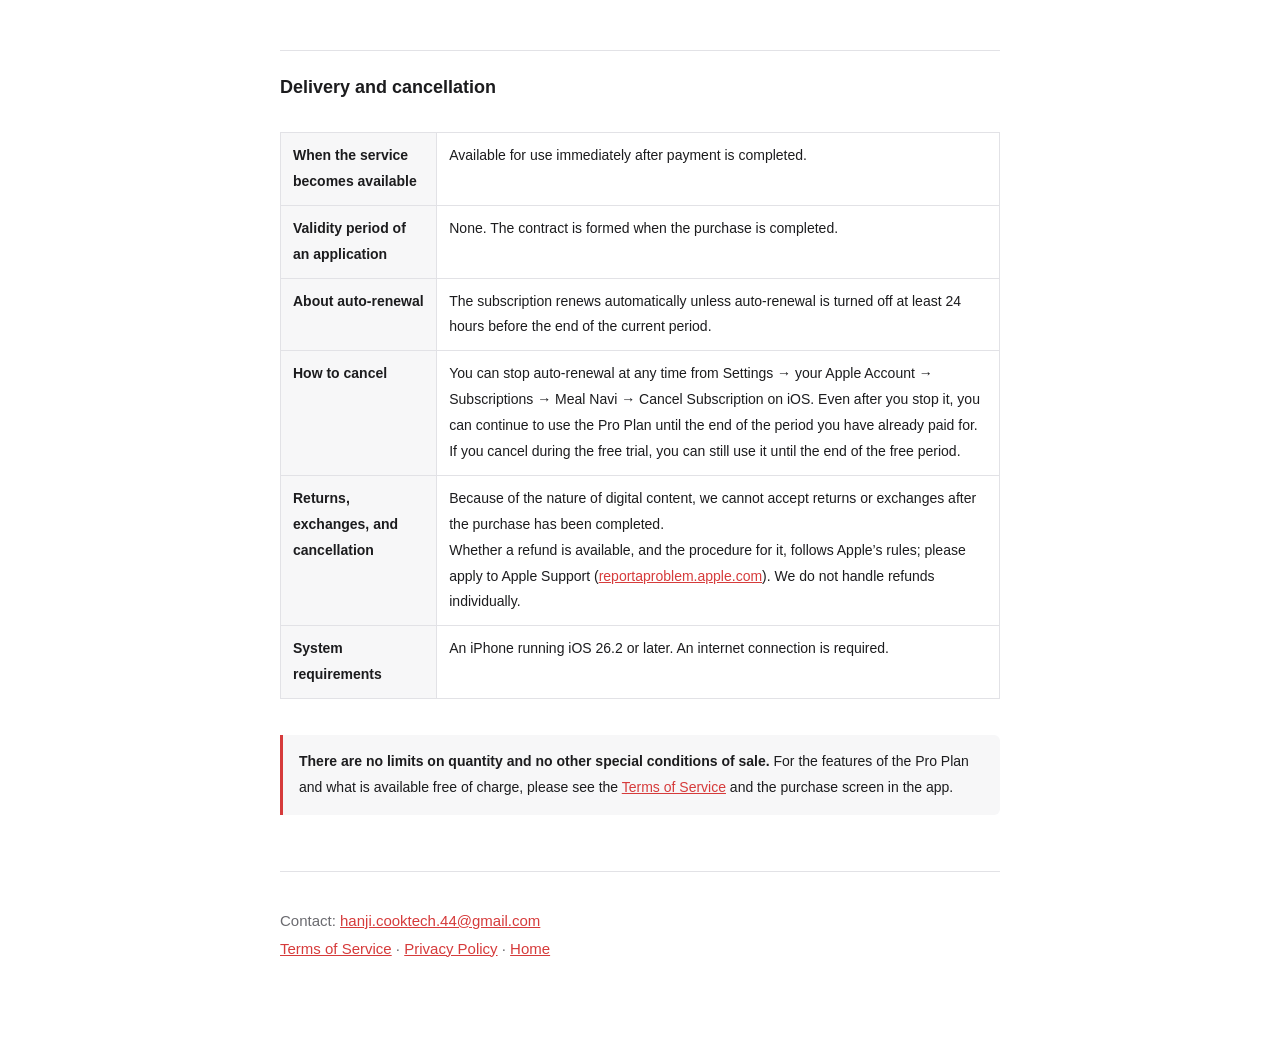
<file: tokushoho.html>
<!DOCTYPE html>
<html lang="ja">
<head>
<meta charset="utf-8">
<meta name="viewport" content="width=device-width, initial-scale=1">
<title>特定商取引法に基づく表記 | めしなび</title>
<link rel="stylesheet" href="style.css">
</head>
<body data-title-ja="特定商取引法に基づく表記 | めしなび" data-title-en="Notice Based on the Specified Commercial Transactions Act | Meal Navi">
<main>

<div class="lang-switch">
  <div class="lang-toggle" role="group" aria-label="Language / 言語">
    <button type="button" data-lang="ja" aria-pressed="true">JP</button>
    <button type="button" data-lang="en" aria-pressed="false">EN</button>
  </div>
</div>

<!-- ===================== 日本語 ===================== -->
<div class="lang-block" data-lang="ja">

<header>
  <h1>特定商取引法に基づく表記</h1>
  <p class="meta">最終更新日：2026年11月26日</p>
</header>

<p class="lead">本ページは、特定商取引に関する法律第11条（通信販売についての広告）に基づく表示です。本アプリ「めしなび」内で提供する有料プラン（プロプラン）を対象とします。</p>

<h2>事業者</h2>
<div class="scroll">
<table>
  <tr><th>販売事業者</th><td>Hayate Kosugi（小杉 颯）</td></tr>
  <tr><th>運営統括責任者</th><td>Hayate Kosugi（小杉 颯）</td></tr>
  <tr><th>所在地</th><td>ご請求をいただいた場合、遅滞なく開示いたします。下記のメールアドレスまでご連絡ください。</td></tr>
  <tr><th>電話番号</th><td>ご請求をいただいた場合、遅滞なく開示いたします。下記のメールアドレスまでご連絡ください。</td></tr>
  <tr><th>お問い合わせ</th><td><a href="mailto:hanji.cooktech.44@gmail.com">hanji.cooktech.44@gmail.com</a><br>お問い合わせはメールでのみ承っております。通常3営業日以内に返信いたします。</td></tr>
</table>
</div>

<h2>価格・お支払い</h2>
<div class="scroll">
<table>
  <tr><th>販売価格</th><td>アプリ本体：無料<br>プロプラン（自動更新サブスクリプション）<br>・月額プラン：440円（税込）／1か月<br>・年額プラン：4,400円（税込）／1年<br>初めてご購入の方には、最初の1週間の無料トライアルが適用されます（下記）。<br>実際に請求される金額、および無料期間の有無と終了日は、購入前にアプリ内の購入画面に表示されます。</td></tr>
  <tr><th>無料トライアル</th><td>初めてプロプランをご購入の方に限り、最初の1週間を無料でご利用いただけます。<br>無料期間はサブスクリプショングループにつき1回のみで、過去にプロプランをご利用になった方は対象外です。対象かどうかは購入前にアプリ内の購入画面に表示されます。<br>無料期間の終了24時間前までに解約された場合、料金は発生しません。</td></tr>
  <tr><th>商品代金以外の必要料金</th><td>本アプリのダウンロードおよび利用にかかる通信料は、利用者のご負担となります。</td></tr>
  <tr><th>お支払い方法</th><td>App Store のアプリ内課金（利用者の Apple アカウントに登録された支払い方法）</td></tr>
  <tr><th>お支払い時期</th><td>無料トライアルが適用される場合、購入手続きの完了時には課金されません。無料期間（1週間）の終了時に自動的に有料プランへ移行し、そこで最初の課金が行われます。<br>無料トライアルが適用されない場合は、購入手続きの完了時に課金されます。<br>いずれの場合も以後は、現在の期間の終了前24時間以内に、次の期間分が自動的に課金されます。</td></tr>
</table>
</div>

<h2>提供・解約</h2>
<div class="scroll">
<table>
  <tr><th>役務の提供時期</th><td>お支払い手続きの完了後、直ちにご利用いただけます。</td></tr>
  <tr><th>申込みの有効期限</th><td>ありません。購入手続きの完了時に契約が成立します。</td></tr>
  <tr><th>自動更新について</th><td>現在の期間の終了24時間前までに自動更新をオフにしない限り、サブスクリプションは自動的に更新されます。</td></tr>
  <tr><th>解約方法</th><td>iOS の「設定」→ ご自身の Apple アカウント →「サブスクリプション」→「めしなび」→「サブスクリプションをキャンセル」から、いつでも自動更新を停止できます。停止後も、すでにお支払いいただいた期間の満了日まではプロプランをご利用いただけます。<br>無料トライアル中に解約された場合も、無料期間の満了日まではご利用いただけます。</td></tr>
  <tr><th>返品・交換・キャンセル</th><td>デジタルコンテンツという性質上、購入手続き完了後の返品・交換はお受けできません。<br>返金の可否および手続きは Apple の定めに従い、Apple のサポート（<a href="https://reportaproblem.apple.com/" rel="noopener">reportaproblem.apple.com</a>）へお申し出ください。当方では個別の返金対応を行っておりません。</td></tr>
  <tr><th>動作環境</th><td>iOS 26.2 以降を搭載した iPhone。ご利用にはインターネット接続が必要です。</td></tr>
</table>
</div>

<div class="note">
  <strong>販売数量の制限その他の特別な販売条件はありません。</strong>
  プロプランの各機能および無料でご利用いただける範囲については、<a href="terms.html">利用規約</a>およびアプリ内の購入画面をご確認ください。
</div>

<footer>
  <p>お問い合わせ：<a href="mailto:hanji.cooktech.44@gmail.com">hanji.cooktech.44@gmail.com</a><br>
  <a href="terms.html">利用規約</a> ・ <a href="privacy.html">プライバシーポリシー</a> ・ <a href="index.html">トップ</a></p>
</footer>

</div>

<!-- ===================== English ===================== -->
<div class="lang-block" data-lang="en">

<header>
  <h1>Notice Based on the Specified Commercial Transactions Act</h1>
  <p class="meta">Last updated: November 26, 2026</p>
</header>

<p class="translation-note">This English text is a reference translation provided for convenience. The disclosure required by Japanese law is <a href="tokushoho.html?lang=ja">the Japanese version</a>, which prevails if the two differ.</p>

<p class="lead">This page is the disclosure required under Article 11 (advertising in mail-order sales) of Japan&rsquo;s Act on Specified Commercial Transactions. It covers the paid plan (the Pro Plan) offered within the app &ldquo;Meal Navi.&rdquo;</p>

<h2>Seller</h2>
<div class="scroll">
<table>
  <tr><th>Seller</th><td>Hayate Kosugi</td></tr>
  <tr><th>Operations manager</th><td>Hayate Kosugi</td></tr>
  <tr><th>Address</th><td>Disclosed without delay upon request. Please contact us at the email address below.</td></tr>
  <tr><th>Telephone number</th><td>Disclosed without delay upon request. Please contact us at the email address below.</td></tr>
  <tr><th>Contact</th><td><a href="mailto:hanji.cooktech.44@gmail.com">hanji.cooktech.44@gmail.com</a><br>We accept inquiries by email only. We normally reply within three business days.</td></tr>
</table>
</div>

<h2>Price and payment</h2>
<div class="scroll">
<table>
  <tr><th>Price</th><td>The app itself: free<br>Pro Plan (auto-renewing subscription)<br>&middot; Monthly plan: 440 yen (tax included) per month<br>&middot; Yearly plan: 4,400 yen (tax included) per year<br>First-time subscribers receive a one-week free trial (see below).<br>The amount actually charged, and whether a free period applies and when it ends, are shown on the purchase screen in the app before you buy.</td></tr>
  <tr><th>Free trial</th><td>Only those subscribing to the Pro Plan for the first time can use it free for the first week.<br>The free period is limited to one per subscription group; those who have previously subscribed to the Pro Plan are not eligible. Whether you are eligible is shown on the purchase screen in the app before you buy.<br>No charge is incurred if you cancel at least 24 hours before the free period ends.</td></tr>
  <tr><th>Charges other than the price</th><td>Communication charges incurred in downloading and using the App are borne by the user.</td></tr>
  <tr><th>Payment method</th><td>In-app purchase through the App Store (the payment method registered to the user&rsquo;s Apple Account)</td></tr>
  <tr><th>Timing of payment</th><td>If the free trial applies, you are not charged when the purchase is completed. At the end of the free period (one week), the subscription automatically converts to the paid plan and the first charge is made at that point.<br>If the free trial does not apply, you are charged when the purchase is completed.<br>In either case, the fee for the next period is thereafter charged automatically within the 24 hours before the end of the current period.</td></tr>
</table>
</div>

<h2>Delivery and cancellation</h2>
<div class="scroll">
<table>
  <tr><th>When the service becomes available</th><td>Available for use immediately after payment is completed.</td></tr>
  <tr><th>Validity period of an application</th><td>None. The contract is formed when the purchase is completed.</td></tr>
  <tr><th>About auto-renewal</th><td>The subscription renews automatically unless auto-renewal is turned off at least 24 hours before the end of the current period.</td></tr>
  <tr><th>How to cancel</th><td>You can stop auto-renewal at any time from Settings &rarr; your Apple Account &rarr; Subscriptions &rarr; Meal Navi &rarr; Cancel Subscription on iOS. Even after you stop it, you can continue to use the Pro Plan until the end of the period you have already paid for.<br>If you cancel during the free trial, you can still use it until the end of the free period.</td></tr>
  <tr><th>Returns, exchanges, and cancellation</th><td>Because of the nature of digital content, we cannot accept returns or exchanges after the purchase has been completed.<br>Whether a refund is available, and the procedure for it, follows Apple&rsquo;s rules; please apply to Apple Support (<a href="https://reportaproblem.apple.com/" rel="noopener">reportaproblem.apple.com</a>). We do not handle refunds individually.</td></tr>
  <tr><th>System requirements</th><td>An iPhone running iOS 26.2 or later. An internet connection is required.</td></tr>
</table>
</div>

<div class="note">
  <strong>There are no limits on quantity and no other special conditions of sale.</strong>
  For the features of the Pro Plan and what is available free of charge, please see the <a href="terms.html">Terms of Service</a> and the purchase screen in the app.
</div>

<footer>
  <p>Contact: <a href="mailto:hanji.cooktech.44@gmail.com">hanji.cooktech.44@gmail.com</a><br>
  <a href="terms.html">Terms of Service</a> &middot; <a href="privacy.html">Privacy Policy</a> &middot; <a href="index.html">Home</a></p>
</footer>

</div>

</main>
<script src="lang.js"></script>
</body>
</html>
</file>
<file: style.css>
/* めしなびの規約類ページ共通スタイル。GitHub Pages で配信する。 */
:root {
  --bg: #ffffff;
  --fg: #1c1c1e;
  --muted: #6b6b70;
  --line: #e2e2e6;
  --accent: #d63b3b;
  --card: #f7f7f8;
  /* 言語トグル（白黒） */
  --toggle-track: #f2f2f4;
  --toggle-border: #e2e2e6;
  --toggle-fg: #6b6b70;
  --toggle-active-bg: #1c1c1e;
  --toggle-active-fg: #ffffff;
}
@media (prefers-color-scheme: dark) {
  :root {
    --bg: #111113;
    --fg: #ececee;
    --muted: #9a9aa0;
    --line: #303034;
    --accent: #ff6b6b;
    --card: #1b1b1e;
    --toggle-track: #232327;
    --toggle-border: #37373c;
    --toggle-fg: #9a9aa0;
    --toggle-active-bg: #ececee;
    --toggle-active-fg: #111113;
  }
}
* { box-sizing: border-box; }
html { -webkit-text-size-adjust: 100%; }
body {
  margin: 0;
  padding: 0 20px 80px;
  background: var(--bg);
  color: var(--fg);
  font-family: -apple-system, BlinkMacSystemFont, "Hiragino Sans",
    "Noto Sans JP", "Yu Gothic", sans-serif;
  line-height: 1.85;
  font-size: 16px;
}
main { max-width: 720px; margin: 0 auto; }
header { border-bottom: 1px solid var(--line); padding: 40px 0 20px; margin-bottom: 32px; }
h1 { font-size: 26px; margin: 0 0 8px; letter-spacing: 0.02em; }
h2 {
  font-size: 18px;
  margin: 40px 0 12px;
  padding-top: 20px;
  border-top: 1px solid var(--line);
}
h2:first-of-type { border-top: 0; padding-top: 0; }
h3 { font-size: 16px; margin: 24px 0 8px; }
p, li { font-size: 15px; }
ul, ol { padding-left: 1.4em; }
li { margin: 6px 0; }
.meta { color: var(--muted); font-size: 13px; margin: 0; }
.lead { color: var(--muted); font-size: 14px; }
table { width: 100%; border-collapse: collapse; margin: 16px 0; font-size: 14px; }
th, td { border: 1px solid var(--line); padding: 10px 12px; text-align: left; vertical-align: top; }
th { background: var(--card); font-weight: 600; }
.scroll { overflow-x: auto; }
.note {
  background: var(--card);
  border-left: 3px solid var(--accent);
  padding: 14px 16px;
  margin: 20px 0;
  font-size: 14px;
  border-radius: 0 6px 6px 0;
}
a { color: var(--accent); }
footer { margin-top: 56px; padding-top: 20px; border-top: 1px solid var(--line); color: var(--muted); font-size: 13px; }
.todo {
  background: #fff4e5;
  color: #7a4b00;
  border: 1px dashed #d99a2b;
  padding: 12px 14px;
  border-radius: 6px;
  font-size: 14px;
  margin: 20px 0;
}
@media (prefers-color-scheme: dark) {
  .todo { background: #2e2412; color: #f0c479; border-color: #7a5a1e; }
}

/* --- 言語切り替え ------------------------------------------------------- */

/* 日本語版と英語版を 1 ファイルに両方置き、<html lang> で出し分ける。
   URL を増やさないのは、アプリのバイナリに規約の URL が焼き込まれていて
   変えられないため（審査 3.1.2 が「機能するリンク」を要求する）。
   JS が無効でも lang="ja" のまま日本語が出るので、白紙にはならない。 */
.lang-block { display: none; }
html[lang="ja"] .lang-block[data-lang="ja"] { display: block; }
html[lang="en"] .lang-block[data-lang="en"] { display: block; }

.lang-switch {
  display: flex;
  justify-content: flex-end;
  padding: 28px 0 0;
}
.lang-block > header { padding-top: 24px; }

.lang-toggle {
  display: inline-flex;
  gap: 4px;
  padding: 5px;
  border-radius: 999px;
  background: var(--toggle-track);
  border: 1px solid var(--toggle-border);
  box-shadow: 0 2px 10px rgba(0, 0, 0, 0.08);
}
.lang-toggle button {
  -webkit-appearance: none;
  appearance: none;
  border: 0;
  cursor: pointer;
  min-width: 64px;
  padding: 9px 20px;
  border-radius: 999px;
  background: transparent;
  color: var(--toggle-fg);
  font-family: inherit;
  font-size: 14px;
  font-weight: 800;
  letter-spacing: 0.08em;
  line-height: 1;
  transition: background-color 0.18s ease, color 0.18s ease;
}
.lang-toggle button.is-active {
  background: var(--toggle-active-bg);
  color: var(--toggle-active-fg);
}
.lang-toggle button:focus-visible {
  outline: 2px solid var(--fg);
  outline-offset: 2px;
}
/* 訳文であることの断り書き。原文（日本語）が優先である旨を明示する。 */
.translation-note {
  background: var(--card);
  border: 1px solid var(--line);
  border-radius: 6px;
  padding: 12px 14px;
  margin: 0 0 8px;
  color: var(--muted);
  font-size: 13px;
}
</file>
